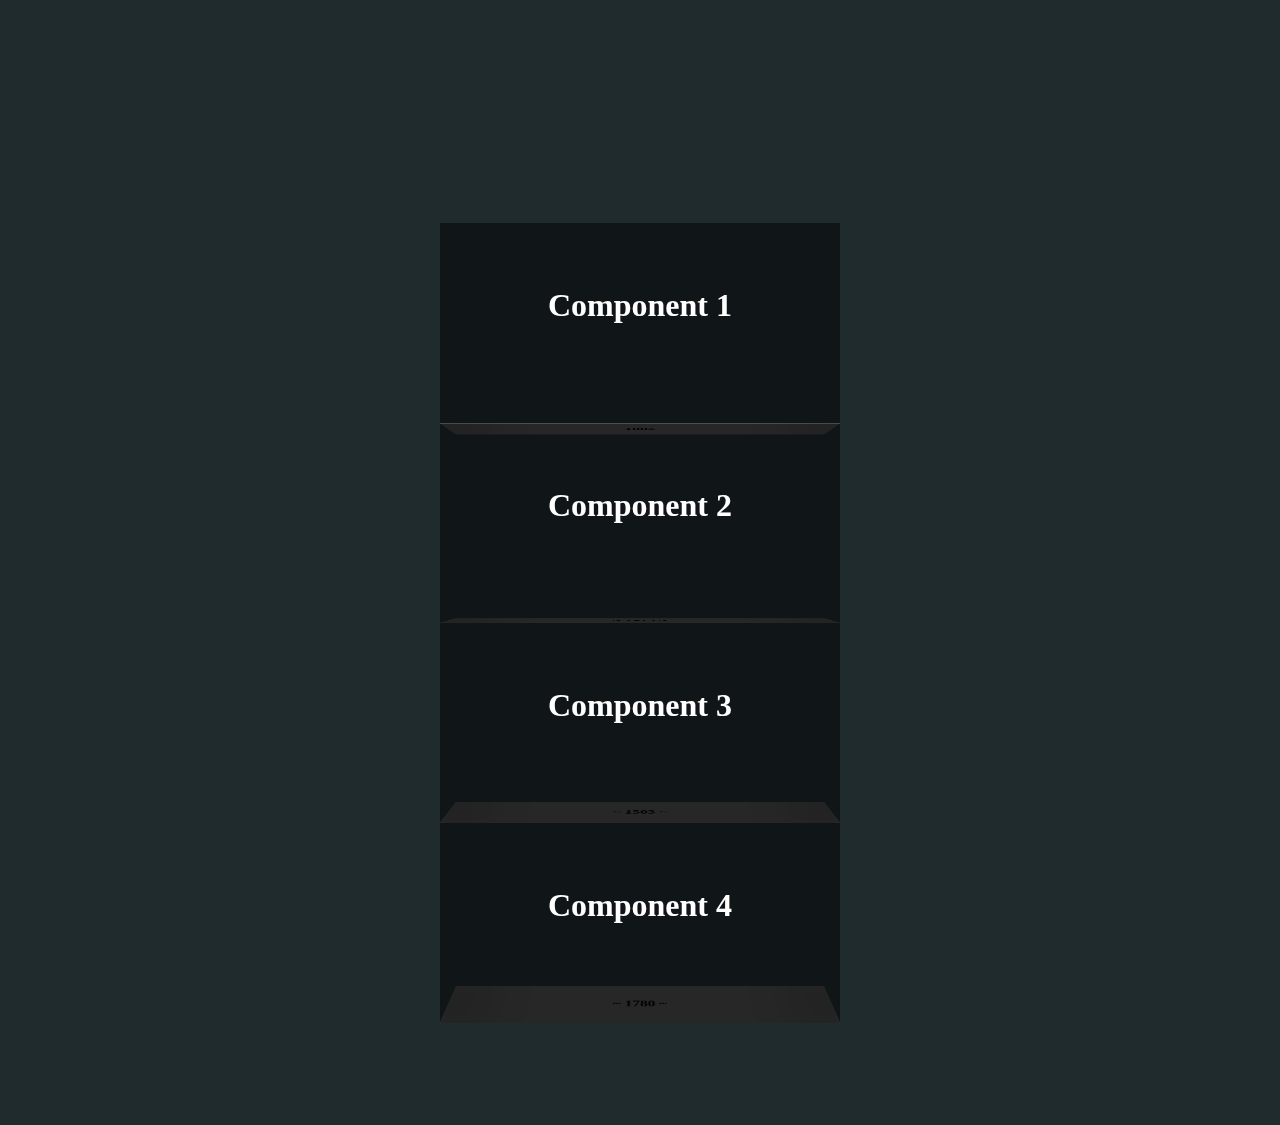
<file: Downloads/Beautiify-main/Components/Accordions/3D-Accordion/index.html>
<!DOCTYPE html>

<html lang="en">

<head>
    <meta charset="UTF-8">
    <meta http-equiv="X-UA-Compatible" content="IE=edge">
    <meta name="viewport" content="width=device-width, initial-scale=1.0">
    <link rel="stylesheet" href="./style.css">
    <link rel="stylesheet" href="https://cdnjs.cloudflare.com/ajax/libs/font-awesome/6.1.1/css/all.min.css">
    <title>3D Accordion</title>
</head>

<body>
    <div class='screen'>
        <div class='card'>
            <div class='front-box'>
                <h1>Component 1</h1>
                <p>Sample Text</p>
            </div>
            <div class='details-1'>
                <p>Lorem Ipsum</p>
            </div>
            <div class='details-2'>
                <p>~ 1887 ~</p>
            </div>
        </div>
        <div class='card'>
            <div class='front-box'>
                <h1>Component 2</h1>
                <p>Sample text</p>
            </div>
            <div class='details-1'>
                <p>Lorem Ipsum</p>
            </div>
            <div class='details-2'>
                <p>~ 1925 ~</p>
            </div>
        </div>
        <div class='card'>
            <div class='front-box'>
                <h1>Component 3</h1>
                <p>Sample Text</p>
            </div>
            <div class='details-1'>
                <p>Lorem ipsum</p>
            </div>
            <div class='details-2'>
                <p>~ 1503 ~</p>
            </div>
        </div>
        <div class='card'>
            <div class='front-box'>
                <h1>Component 4</h1>
                <p>Sample text</p>
            </div>
            <div class='details-1'>
                <p>Lorem ipsum</p>
            </div>
            <div class='details-2'>
                <p>~ 1780 ~</p>
            </div>
        </div>
    </div>
    <script src="./script.js"></script>
</body>

</html>
</file>
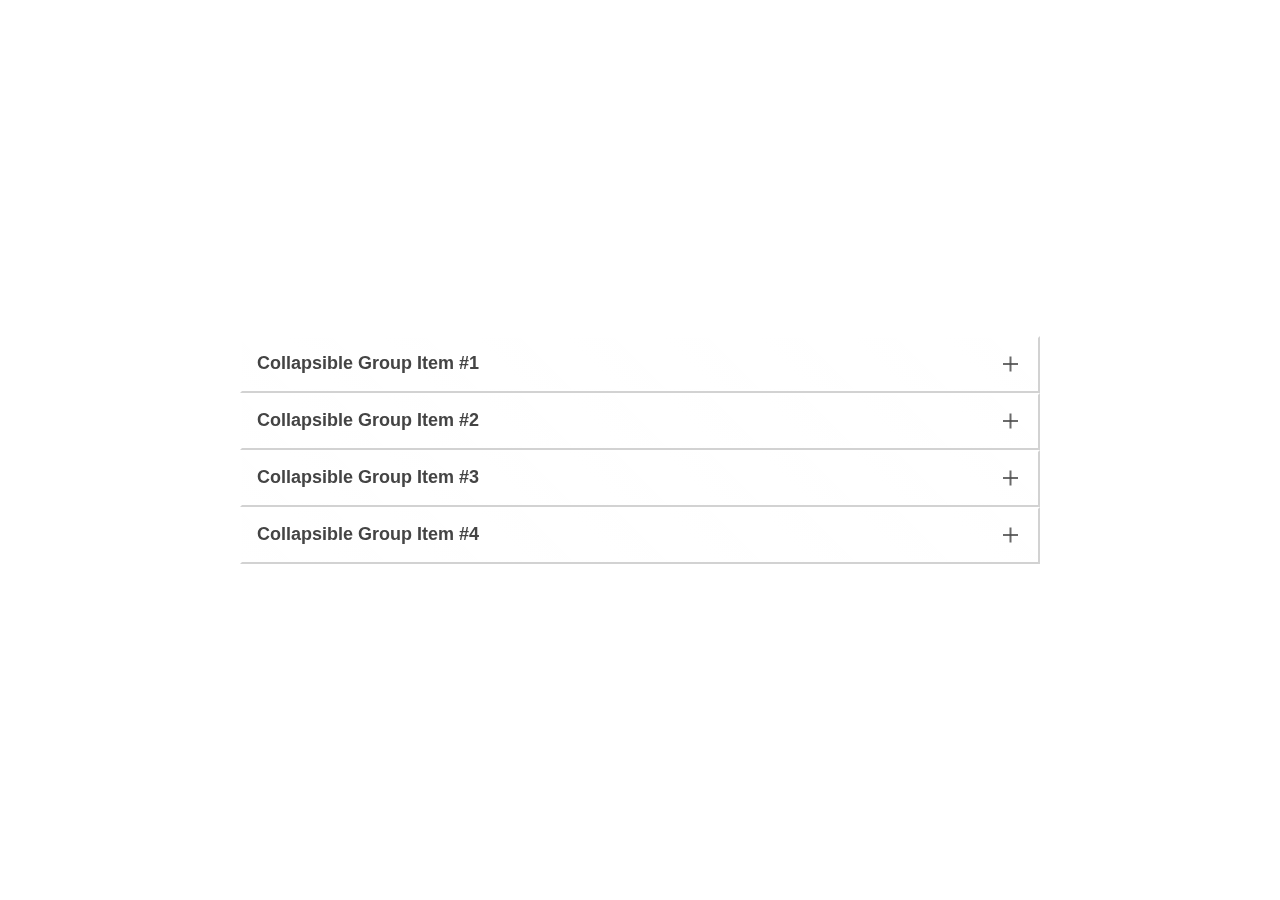
<file: Downloads/Beautiify-main/Components/Accordions/Glassmorphism-Accordion/index.html>
<!DOCTYPE html>

<html lang="en">

<head>
    <meta charset="UTF-8">
    <meta http-equiv="X-UA-Compatible" content="IE=edge">
    <meta name="viewport" content="width=device-width, initial-scale=1.0">
    <link rel="stylesheet" href="./style.css">
    <link rel="stylesheet" href="https://cdnjs.cloudflare.com/ajax/libs/font-awesome/6.1.1/css/all.min.css">
    <title>Glassmorphism Accordion</title>
</head>
<body>
    <div class="accordion_container">
        <div class="container">
            <div class="accordion">
                <button class="header">
                    Collapsible Group Item #1
                    <i class="icon"></i>
                </button>
                <div class="body">
                    There are many variations of passages of Lorem Ipsum available, but the majority have suffered alteration in some form,
                    by injected humour, or randomised words which don't look even slightly believable. If you are going to use a passage of
                    Lorem Ipsum, you need to be sure there isn't anything embarrassing hidden in the middle of text. All the Lorem Ipsum
                    generators on the Internet tend to repeat predefined chunks as necessary, making this the first true generator on the
                    Internet. It uses a dictionary of over 200 Latin words, combined with a handful of model sentence structures, to
                    generate Lorem Ipsum which looks reasonable. The generated Lorem Ipsum is therefore always free from repetition,
                    injected humour, or non-characteristic words etc.
                </div>
            </div>
            <div class="accordion">
                <button class="header">
                    Collapsible Group Item #2
                    <i class="icon"></i>
                </button>
                <div class="body">
                    Lorem Ipsum is simply dummy text of the printing and typesetting industry. Lorem Ipsum has been the industry's standard
                    dummy text ever since the 1500s, when an unknown printer took a galley of type and scrambled it to make a type specimen
                    book. It has survived not only five centuries, but also the leap into electronic typesetting, remaining essentially
                    unchanged. It was popularised in the 1960s with the release of Letraset sheets containing Lorem Ipsum passages, and more
                    recently with desktop publishing software like Aldus PageMaker including versions of Lorem Ipsum.
                </div>
            </div>
            <div class="accordion">
                <button class="header">
                    Collapsible Group Item #3
                    <i class="icon"></i>
                </button>
                <div class="body">
                    It is a long established fact that a reader will be distracted by the readable content of a page when looking at its
                    layout. The point of using Lorem Ipsum is that it has a more-or-less normal distribution of letters, as opposed to using
                    'Content here, content here', making it look like readable English. Many desktop publishing packages and web page
                    editors now use Lorem Ipsum as their default model text, and a search for 'lorem ipsum' will uncover many web sites
                    still in their infancy. Various versions have evolved over the years, sometimes by accident, sometimes on purpose
                    (injected humour and the like).
                </div>
            </div>
            <div class="accordion">
                <button class="header">
                    Collapsible Group Item #4
                    <i class="icon"></i>
                </button>
                <div class="body">
                    Contrary to popular belief, Lorem Ipsum is not simply random text. It has roots in a piece of classical Latin literature
                    from 45 BC, making it over 2000 years old. Richard McClintock, a Latin professor at Hampden-Sydney College in Virginia,
                    looked up one of the more obscure Latin words, consectetur, from a Lorem Ipsum passage, and going through the cites of
                    the word in classical literature, discovered the undoubtable source. Lorem Ipsum comes from sections 1.10.32 and 1.10.33
                    of "de Finibus Bonorum et Malorum" (The Extremes of Good and Evil) by Cicero, written in 45 BC. This book is a treatise
                    on the theory of ethics, very popular during the Renaissance. The first line of Lorem Ipsum, "Lorem ipsum dolor sit
                    amet..", comes from a line in section 1.10.32.
                </div>
            </div>
        </div>
    </div>

    <script src="./script.js"></script>
</body>

</html>
</file>
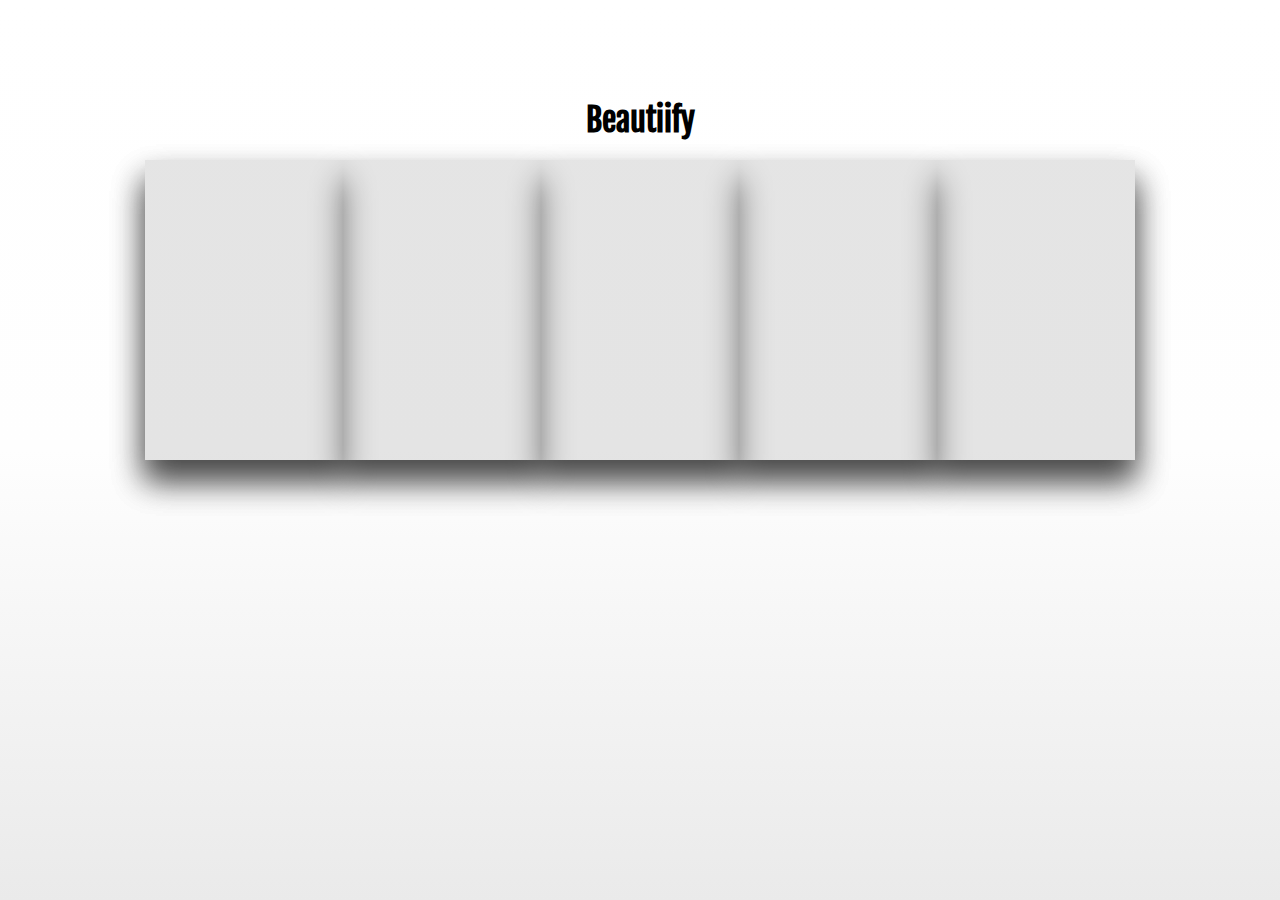
<file: Downloads/Beautiify-main/Components/Accordions/Horizontal-Picture-Accordion/index.html>
<!DOCTYPE html>
<html lang="en">

<head>
    <meta charset="UTF-8">
    <meta name="viewport" content="width=device-width, initial-scale=1.0">
    <link rel="stylesheet" href="style.css">
    <title>Horizontal Picture Accordion</title>
</head>

<body>
    <h1>Beautiify</h1>

    <div class="accordion">

        <!-- BOX 1 -->
        <div class="box a1">
            <div class="image_1">
                <div class="text">
                    <h2>Lorem Ipsum</h2>
                    <p>
                        Lorem ipsum dolor sit amet, consectetur adipiscing elit.
                        Vestibulum iaculis nisl sed dictum aliquam.
                    </p>
                </div>
            </div>
        </div>

        <!-- BOX 2 -->
        <div class="box a2">
            <div class="image_2">
                <div class="text">
                    <h2>Lorem Ipsum</h2>
                    <p>
                        Lorem ipsum dolor sit amet, consectetur adipiscing elit.
                        Vestibulum iaculis nisl sed dictum aliquam.
                    </p>
                </div>
            </div>
        </div>

        <!-- BOX 3 -->
        <div class="box a3">
            <div class="image_3">
                <div class="text">
                    <h2>Lorem Ipsum</h2>
                    <p>
                        Lorem ipsum dolor sit amet, consectetur adipiscing elit.
                        Vestibulum iaculis nisl sed dictum aliquam.
                    </p>
                </div>
            </div>
        </div>

        <!-- BOX 4 -->
        <div class="box a4">
            <div class="image_4">
                <div class="text">
                    <h2>Lorem Ipsum</h2>
                    <p>
                        Lorem ipsum dolor sit amet, consectetur adipiscing elit.
                        Vestibulum iaculis nisl sed dictum aliquam.
                    </p>
                </div>
            </div>
        </div>

        <!-- BOX 5 -->
        <div class="box a5">
            <div class="image_5">
                <div class="text">
                    <h2>Lorem Ipsum</h2>
                    <p>
                        Lorem ipsum dolor sit amet, consectetur adipiscing elit.
                        Vestibulum iaculis nisl sed dictum aliquam.
                    </p>
                </div>
            </div>
        </div>

    </div>
    <script src="script.js"></script>
</body>

</html>
</file>
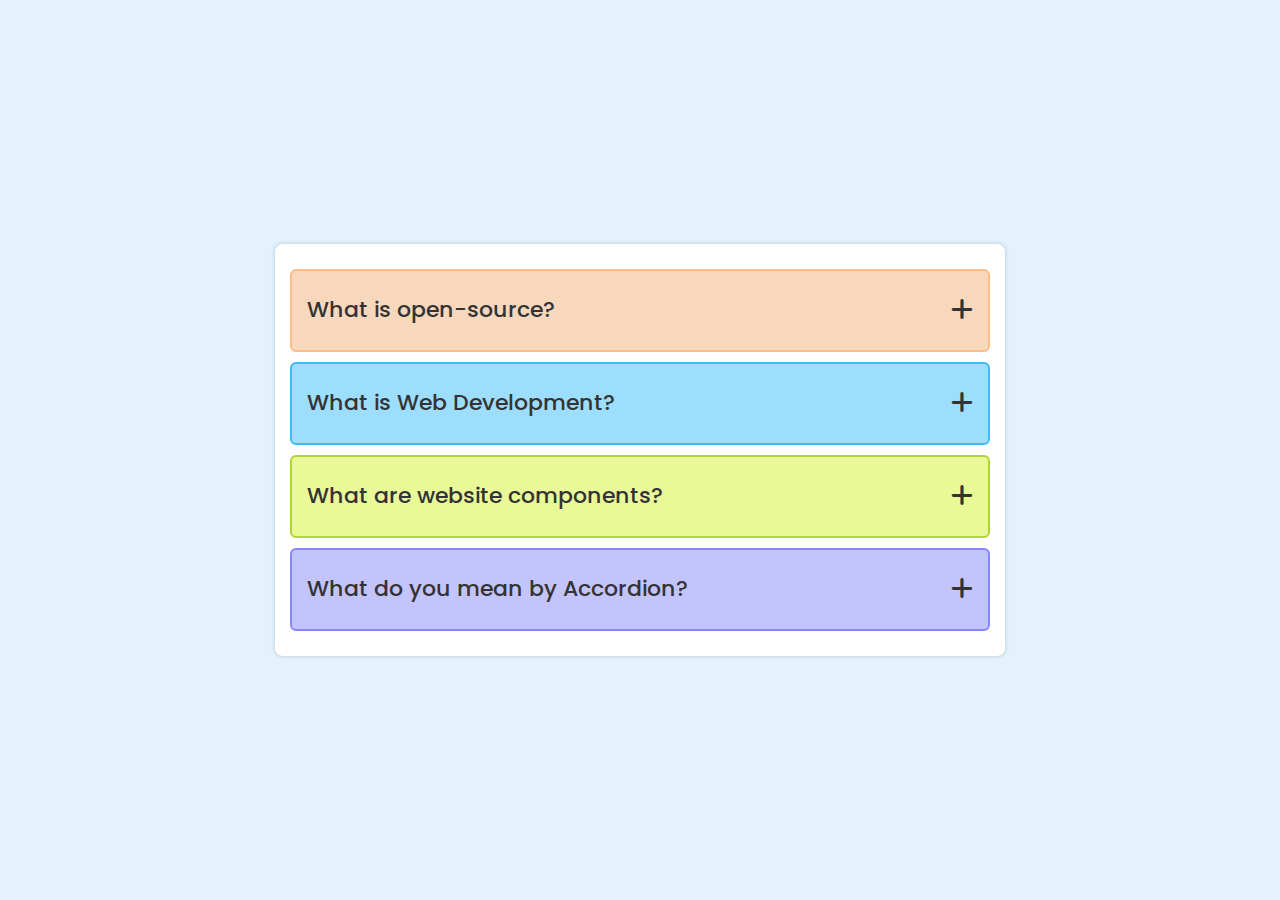
<file: Downloads/Beautiify-main/Components/Accordions/Modern-Accordion/index.html>
<!DOCTYPE html>

<html lang="en">

<head>
    <meta charset="UTF-8">
    <meta http-equiv="X-UA-Compatible" content="IE=edge">
    <meta name="viewport" content="width=device-width, initial-scale=1.0">
    <link rel="stylesheet" href="./style.css">
    <link rel="stylesheet" href="https://cdnjs.cloudflare.com/ajax/libs/font-awesome/6.1.1/css/all.min.css">
    <title>Modern Accordion</title>
</head>

<body>
    <div class="accordion">
        <div class="accordion-content">
            <header>
                <span class="title">What is open-source?</span>
                <i class="fa-solid fa-plus"></i>
            </header>

            <p class="description">
                Lorem ipsum, dolor sit amet consectetur adipisicing elit. Natus nobis ut perspiciatis minima quidem
                nisi, obcaecati, delectus consequatur fuga nostrum iusto ipsam ducimus quibusdam possimus. Maiores non
                enim numquam voluptatem?
            </p>
        </div>

        <div class="accordion-content">
            <header>
                <span class="title">What is Web Development?</span>
                <i class="fa-solid fa-plus"></i>
            </header>

            <p class="description">
                Lorem ipsum, dolor sit amet consectetur adipisicing elit. Natus nobis ut perspiciatis minima quidem
                nisi, obcaecati, delectus consequatur fuga nostrum iusto ipsam ducimus quibusdam possimus. Maiores non
                enim numquam voluptatem?
            </p>
        </div>
        <div class="accordion-content">
            <header>
                <span class="title">What are website components?</span>
                <i class="fa-solid fa-plus"></i>
            </header>

            <p class="description">
                Lorem ipsum, dolor sit amet consectetur adipisicing elit. Natus nobis ut perspiciatis minima quidem
                nisi, obcaecati, delectus consequatur fuga nostrum iusto ipsam ducimus quibusdam possimus. Maiores non
                enim numquam voluptatem?
                Lorem ipsum dolor sit amet, consectetur adipisicing elit. Iusto neque, sed inventore illum ut quis
                ducimus deleniti temporibus maiores? At nisi sed pariatur cupiditate quidem quod adipisci aut, eos quis

            </p>
        </div>
        <div class="accordion-content">
            <header>
                <span class="title">What do you mean by Accordion?</span>
                <i class="fa-solid fa-plus"></i>
            </header>

            <p class="description">
                Lorem ipsum, dolor sit amet consectetur adipisicing elit. Natus nobis ut perspiciatis minima quidem
                nisi, obcaecati, delectus consequatur fuga nostrum iusto ipsam ducimus quibusdam possimus. Maiores non
                enim numquam voluptatem?
            </p>
        </div>
    </div>

    <script src="./script.js"></script>
</body>

</html>
</file>
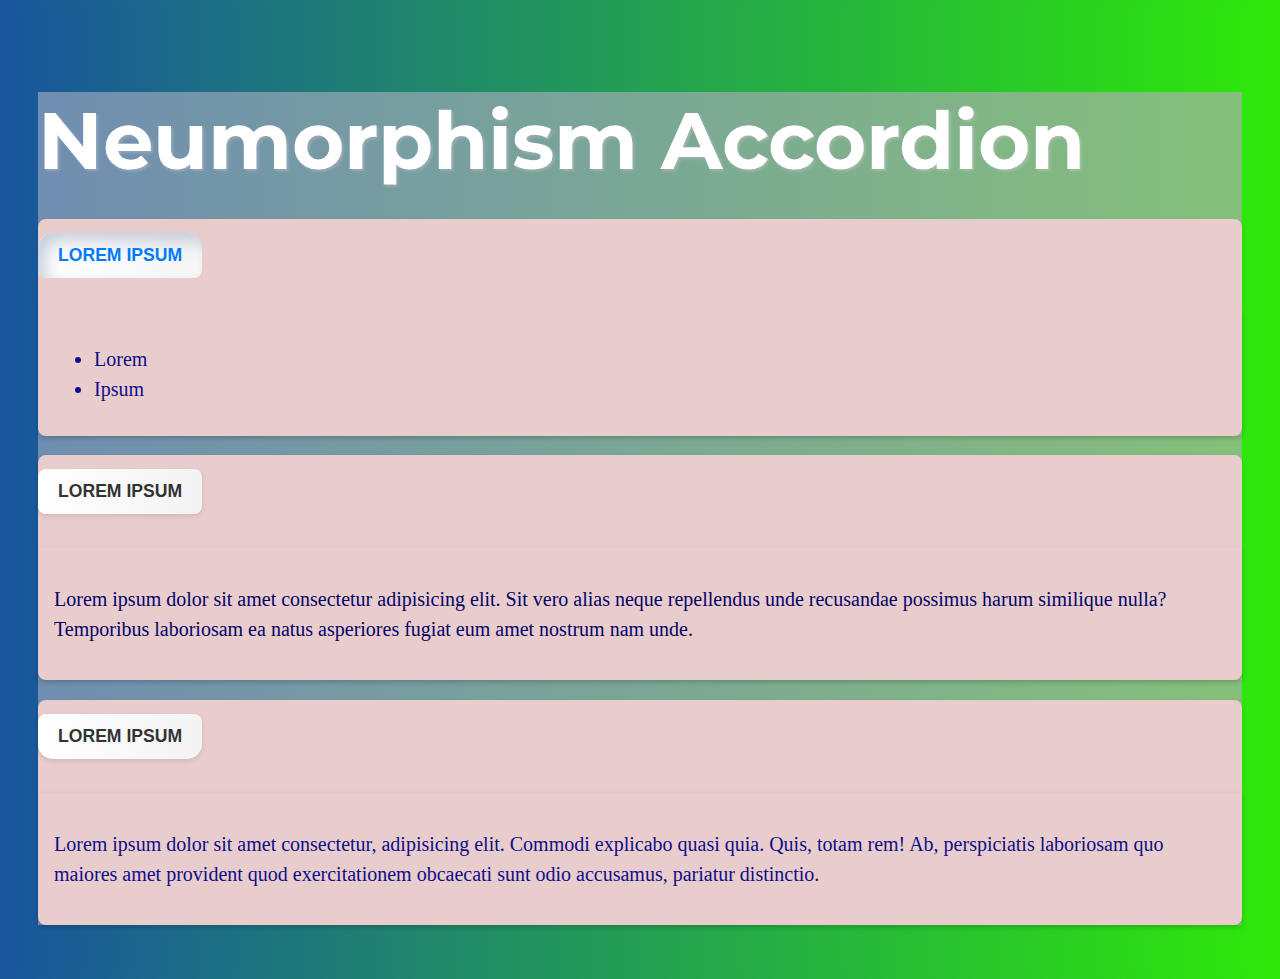
<file: Downloads/Beautiify-main/Components/Accordions/Neumorphism-Accordion/index.html>
<!DOCTYPE html>
<html lang="en">

<head>
    <meta charset="UTF-8" />
    <meta name="viewport" content="width=device-width, initial-scale=1.0" />
    <link href="https://cdn.jsdelivr.net/npm/bootstrap@5.0.2/dist/css/bootstrap.min.css" rel="stylesheet"
        integrity="sha384-EVSTQN3/azprG1Anm3QDgpJLIm9Nao0Yz1ztcQTwFspd3yD65VohhpuuCOmLASjC" crossorigin="anonymous">
    <link rel="stylesheet" href="style.css" />
    <link rel="preconnect" href="https://fonts.googleapis.com" />
    <link rel="preconnect" href="https://fonts.gstatic.com" crossorigin />
    <link href="https://fonts.googleapis.com/css2?family=Montserrat:wght@400;700&display=swap" rel="stylesheet" />
    <title>Neumorphism Accordion</title>
</head>

<body>
    <section id="neumorphism" class="p-5" style="background: linear-gradient(to right, #19569d, #2ee809) !important">
        <div class="container my-3 p-4" style="
          background: linear-gradient(to right, #708eb1, #85c07a) !important;
        ">
            <h1 class="text-center mb-5 lead-h-text" style="
            font-family: 'Montserrat', sans-serif;
            font-weight: bold;
            color: #ffffff;
          ">
                Neumorphism Accordion
            </h1>
            <div class="accordion" id="accordionExample">
                <div class="accordion-item" style="background-color: #e9cdcd">
                    <h2 class="accordion-header" id="headingOne">
                        <button class="accordion-button" type="button" data-bs-toggle="collapse"
                            data-bs-target="#collapseOne" aria-expanded="true" aria-controls="collapseOne">
                            Lorem Ipsum
                        </button>
                    </h2>
                    <div id="collapseOne" class="accordion-collapse collapse show" aria-labelledby="headingOne"
                        data-bs-parent="#accordionExample">
                        <div class="accordion-body">
                            <ul class="ms-5">
                                <li>Lorem</li>
                                <li>Ipsum</li>
                            </ul>
                        </div>
                    </div>
                </div>
                <div class="accordion-item" style="background-color: #e9cdcd">
                    <h2 class="accordion-header" id="headingTwo">
                        <button class="accordion-button collapsed" type="button" data-bs-toggle="collapse"
                            data-bs-target="#collapseTwo" aria-expanded="false" aria-controls="collapseTwo">
                            Lorem Ipsum
                        </button>
                    </h2>
                    <div id="collapseTwo" class="accordion-collapse collapse" aria-labelledby="headingTwo"
                        data-bs-parent="#accordionExample">
                        <div class="accordion-body">
                            <p style="color: rgb(3, 3, 105);">
                                Lorem ipsum dolor sit amet consectetur adipisicing elit. Sit
                                vero alias neque repellendus unde recusandae possimus harum
                                similique nulla? Temporibus laboriosam ea natus asperiores
                                fugiat eum amet nostrum nam unde.
                            </p>
                        </div>
                    </div>
                </div>
                <div class="accordion-item" style="background-color: #e9cdcd">
                    <h2 class="accordion-header" id="headingThree">
                        <button class="accordion-button collapsed" type="button" data-bs-toggle="collapse"
                            data-bs-target="#collapseThree" aria-expanded="false" aria-controls="collapseThree">
                            Lorem Ipsum
                        </button>
                    </h2>
                    <div id="collapseThree" class="accordion-collapse collapse" aria-labelledby="headingThree"
                        data-bs-parent="#accordionExample">
                        <div class="accordion-body">
                            <p>
                                Lorem ipsum dolor sit amet consectetur, adipisicing elit.
                                Commodi explicabo quasi quia. Quis, totam rem! Ab,
                                perspiciatis laboriosam quo maiores amet provident quod
                                exercitationem obcaecati sunt odio accusamus, pariatur
                                distinctio.
                            </p>
                        </div>
                    </div>
                </div>
            </div>
        </div>
    </section>
</body>

<script src="https://cdn.jsdelivr.net/npm/bootstrap@5.0.2/dist/js/bootstrap.bundle.min.js"
    integrity="sha384-MrcW6ZMFYlzcLA8Nl+NtUVF0sA7MsXsP1UyJoMp4YLEuNSfAP+JcXn/tWtIaxVXM"
    crossorigin="anonymous"></script>

</html>
</file>
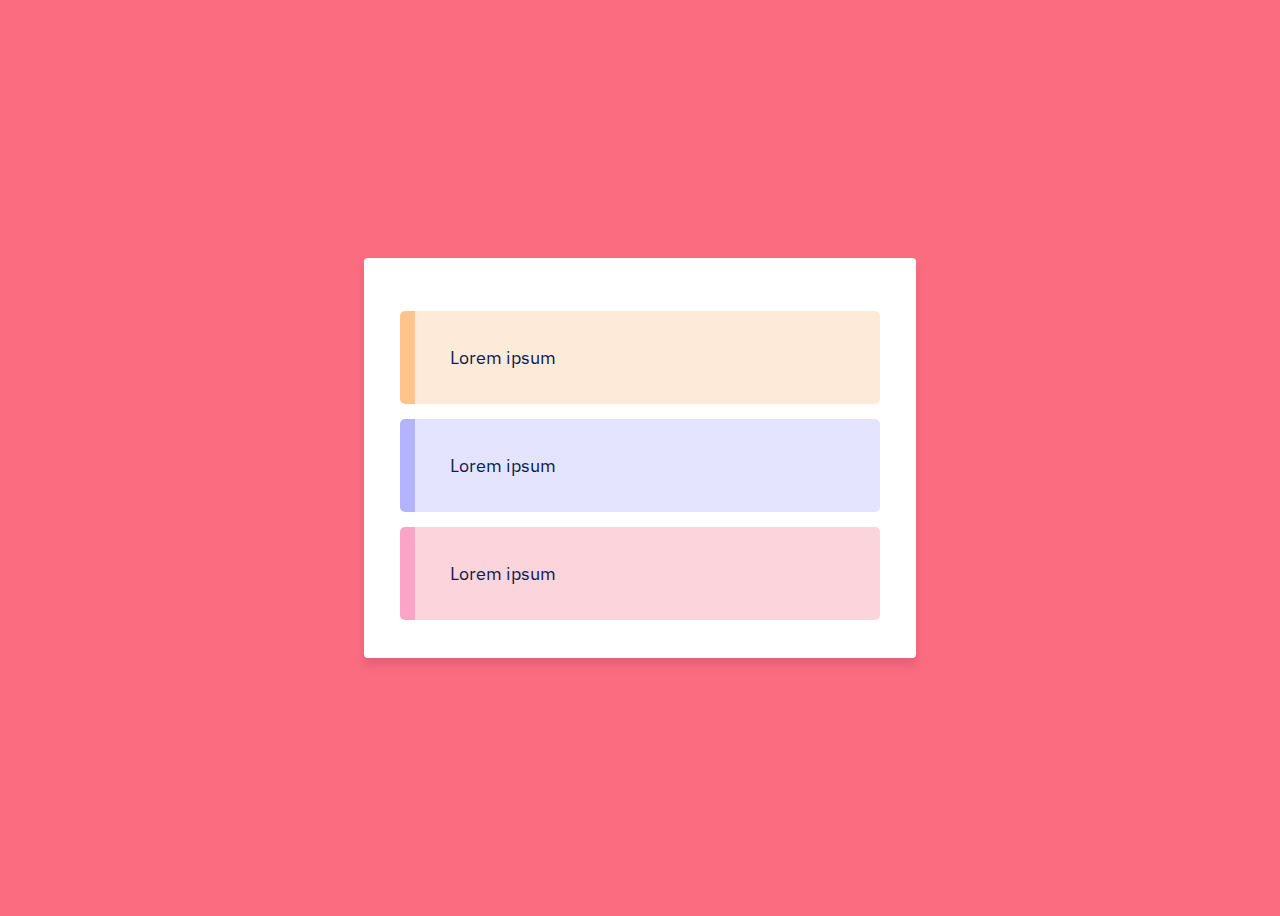
<file: Downloads/Beautiify-main/Components/Accordions/Simple-Accordion/index.html>
<!DOCTYPE html>
<html lang="en">

<head>
    <meta charset="UTF-8">
    <meta name="viewport" content="width=device-width, initial-scale=1.0">
    <link rel="stylesheet" href="style.css">
    <title>Simple Accordion</title>
</head>

<body>
    <div class="card">
        <details class="warning">
            <summary>Lorem ipsum</summary>
            <p>Lorem ipsum dolor sit amet consectetur, adipisicing elit.</p>
            <p>Lorem ipsum dolor sit amet consectetur, adipisicing elit.</p>
        </details>

        <details class="info">
            <summary>Lorem ipsum</summary>
            <p>Lorem ipsum dolor sit amet consectetur, adipisicing elit.</p>
            <p>Lorem ipsum dolor sit amet consectetur, adipisicing elit.</p>
        </details>

        <details class="alert">
            <summary>Lorem ipsum</summary>
            <p>Lorem ipsum dolor sit amet consectetur, adipisicing elit.</p>
            <p>Lorem ipsum dolor sit amet consectetur, adipisicing elit.</p>
        </details>
    </div>
</body>

</html>
</file>
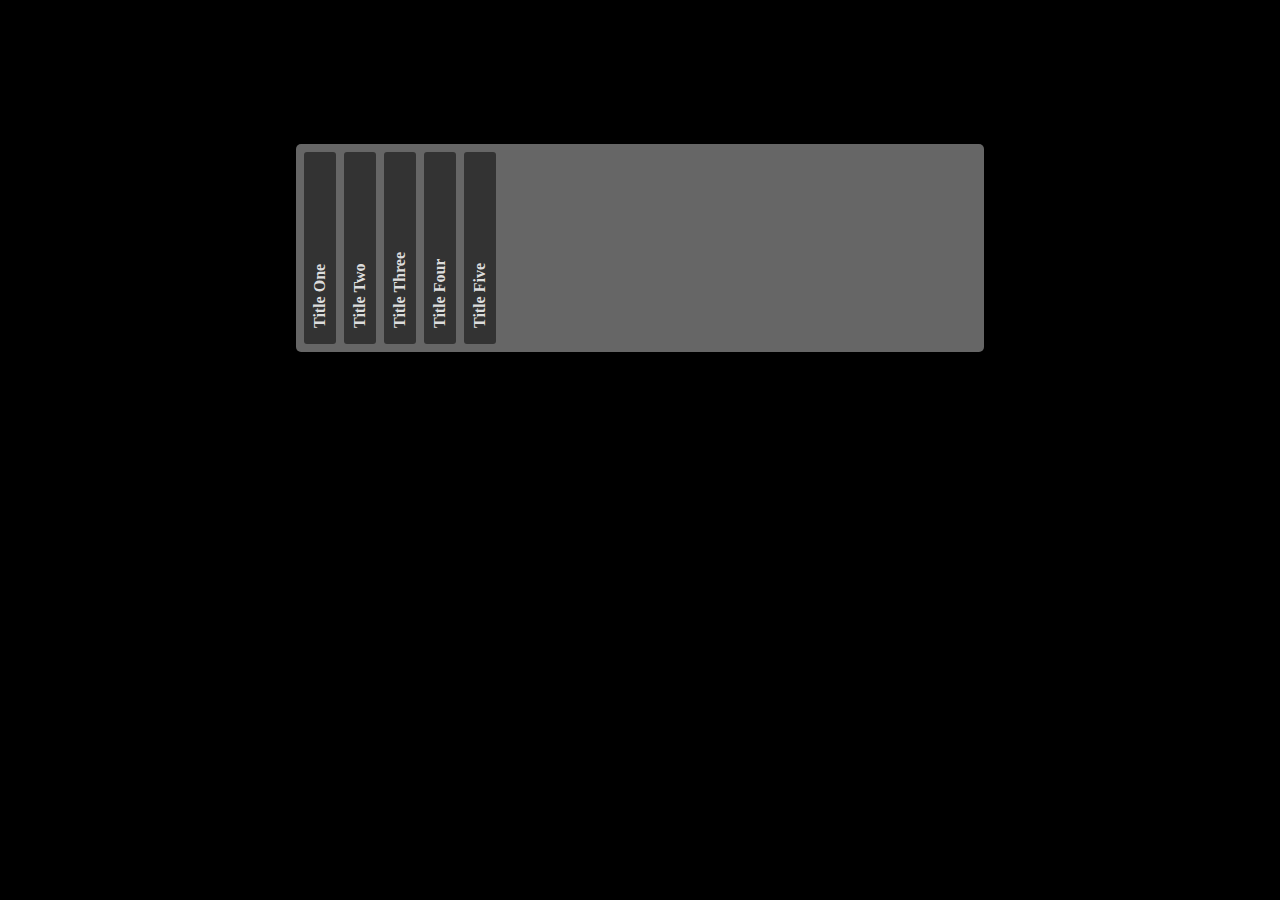
<file: Downloads/Beautiify-main/Components/Accordions/Tilted-Accordion/index.html>
<!DOCTYPE html>
<html lang="en">

<head>
	<meta charset="UTF-8">
	<meta name="viewport" content="width=device-width, initial-scale=1.0">
	<link rel="stylesheet" href="style.css">
	<title>Tilted Accordion</title>
</head>

<body>
	<article class="accordion">
		<section id="acc1">
			<h2><a href="#acc1">Title One</a></h2>
			<p>This content appears on page 1.</p>
		</section>
		<section id="acc2">
			<h2><a href="#acc2">Title Two</a></h2>
			<p>This content appears on page 2.</p>
		</section>
		<section id="acc3">
			<h2><a href="#acc3">Title Three</a></h2>
			<p>This content appears on page 3.</p>
		</section>
		<section id="acc4">
			<h2><a href="#acc4">Title Four</a></h2>
			<p>This content appears on page 4.</p>
		</section>
		<section id="acc5">
			<h2><a href="#acc5">Title Five</a></h2>
			<p>This content appears on page 5.</p>
		</section>
	</article>

</body>

</html>
</file>
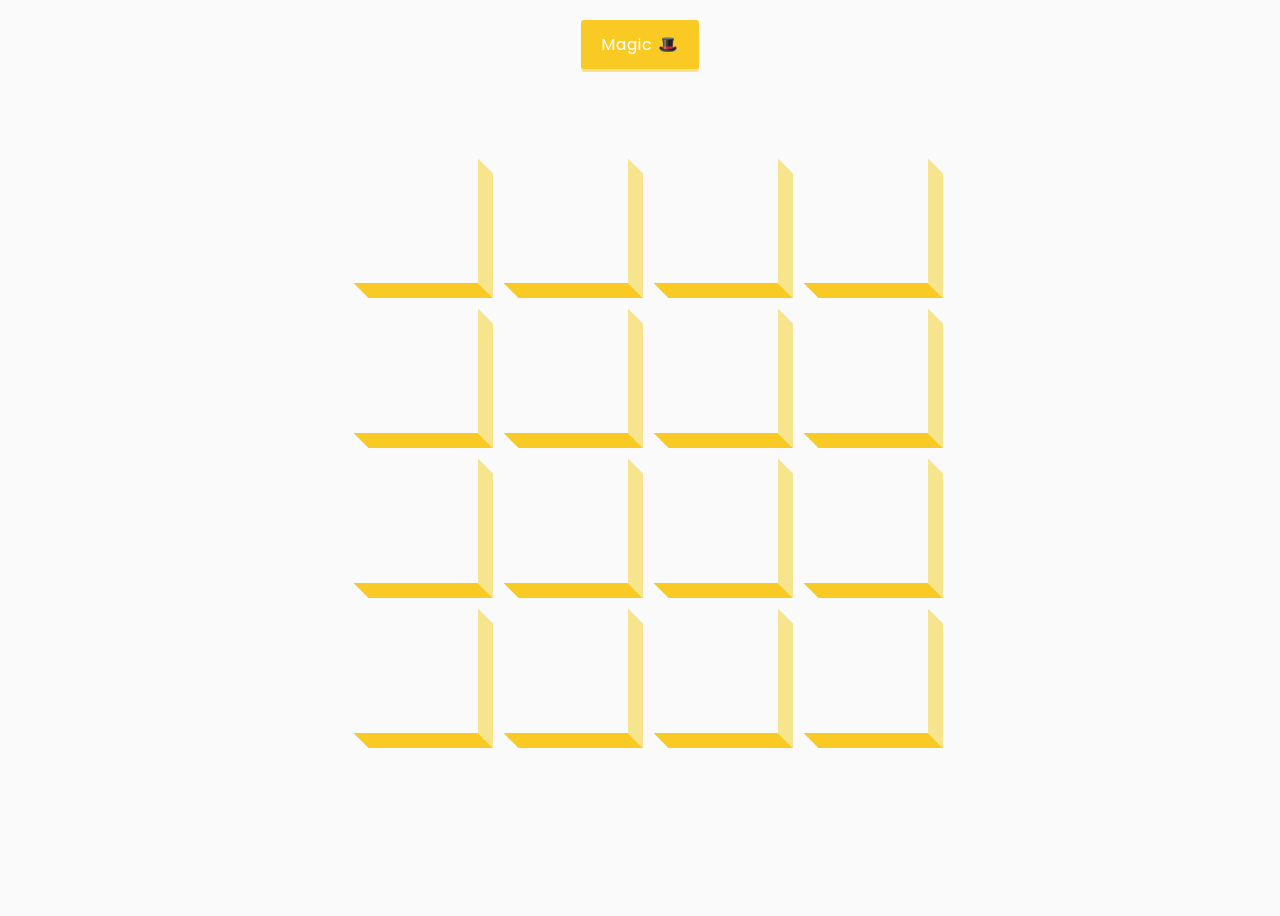
<file: Downloads/Beautiify-main/Components/Backgrounds/3D-Boxes-Background/index.html>
<!DOCTYPE html>
<html lang="en">

<head>
    <meta charset="UTF-8" />
    <meta name="viewport" content="width=device-width, initial-scale=1.0" />
    <link rel="stylesheet" href="https://cdnjs.cloudflare.com/ajax/libs/font-awesome/5.14.0/css/all.min.css"
        integrity="sha512-1PKOgIY59xJ8Co8+NE6FZ+LOAZKjy+KY8iq0G4B3CyeY6wYHN3yt9PW0XpSriVlkMXe40PTKnXrLnZ9+fkDaog=="
        crossorigin="anonymous" />
    <link rel="stylesheet" href="./style.css" />
    <title>3D Boxes Background</title>
</head>

<body>
    <button id="btn" class="magic">Magic 🎩</button>
    <div id="boxes" class="boxes big"></div>
    <script src="script.js"></script>
</body>

</html>
</file>
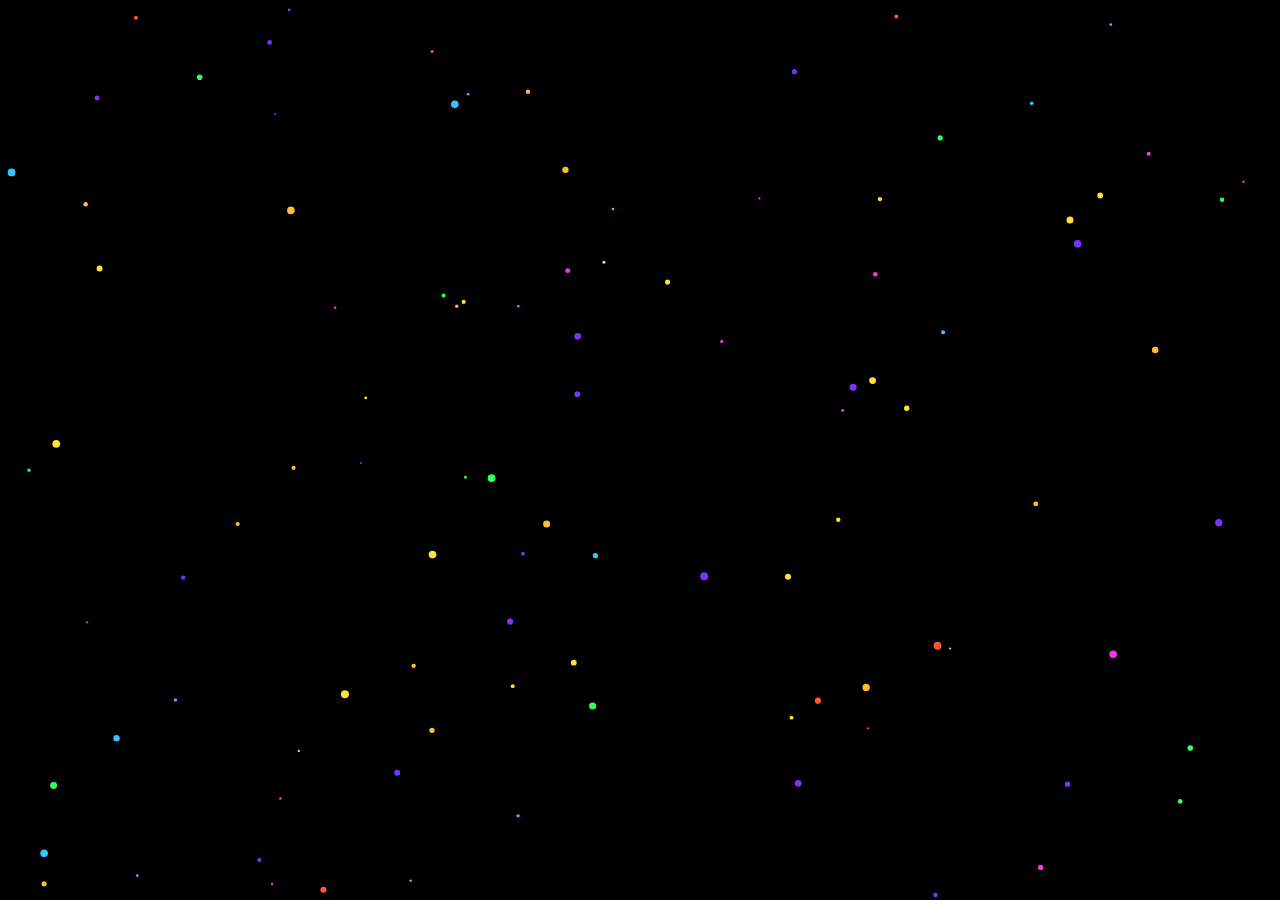
<file: Downloads/Beautiify-main/Components/Backgrounds/Abstract-Particle-Swarm-Background/index.html>
<!DOCTYPE html>
<html lang="en">

<head>
    <meta charset="UTF-8">
    <meta name="viewport" content="width=device-width, initial-scale=1.0">
    <link rel="stylesheet" href="style.css">
    <title>Abstract Particle Swarm Background</title>
</head>

<body>
    <canvas id="canvas"></canvas>
    <script src="script.js"></script>
</body>

</html>
</file>
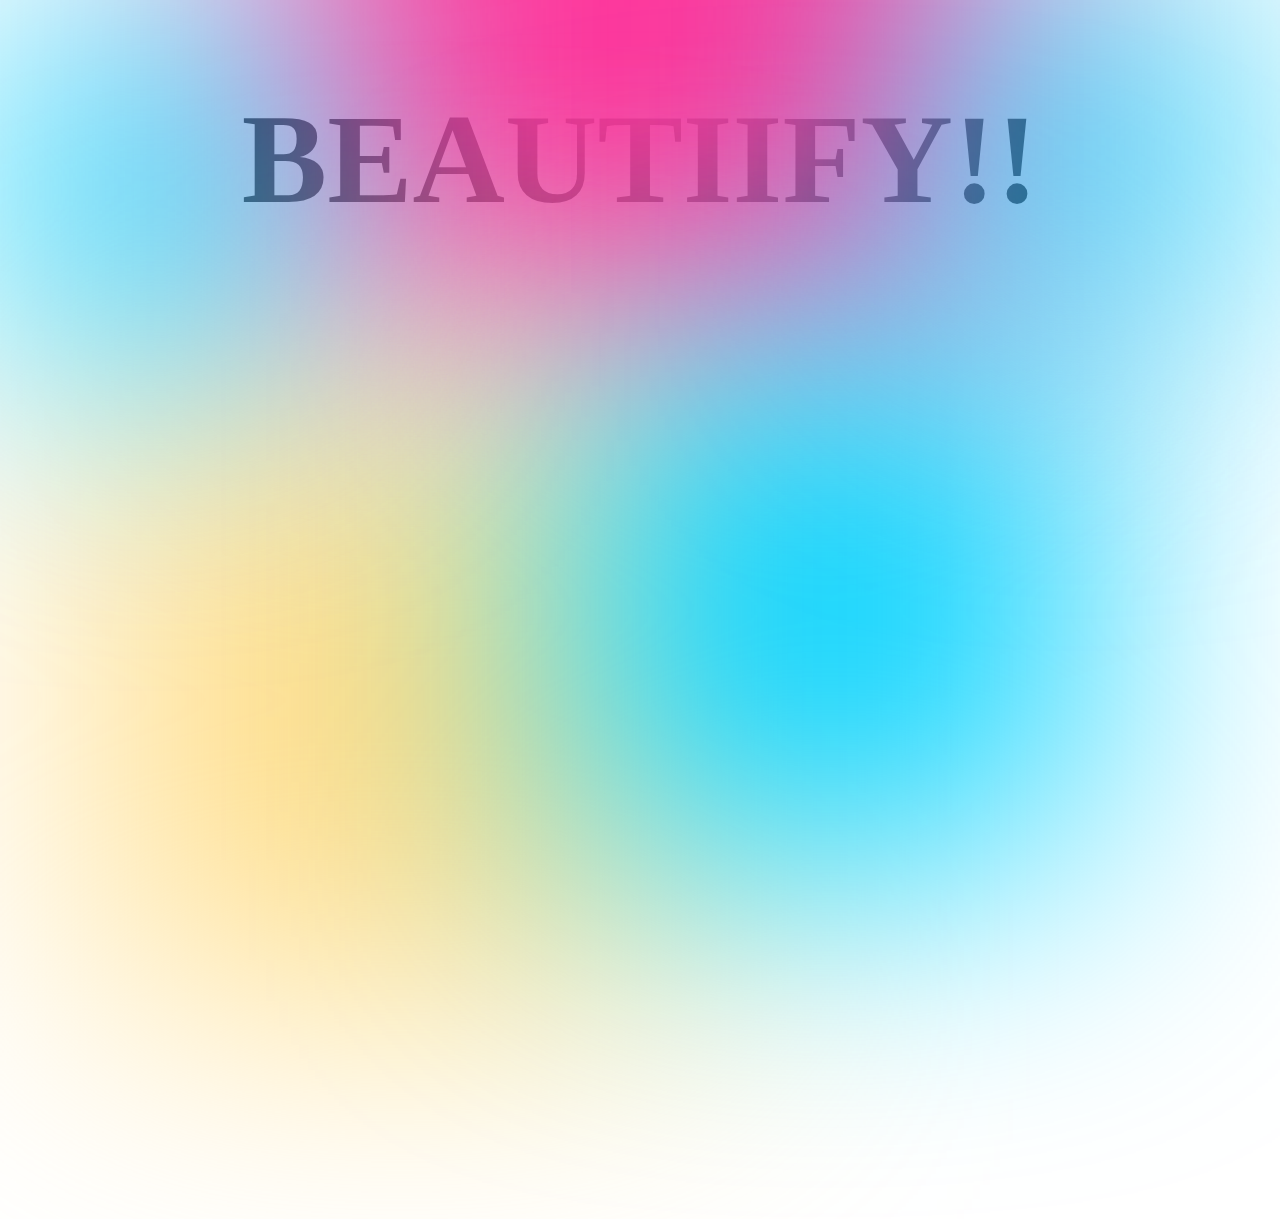
<file: Downloads/Beautiify-main/Components/Backgrounds/Animated-Colorful-Background/index.html>
<!DOCTYPE html>
<html lang="en">

<head>
    <meta charset="UTF-8">
    <meta name="viewport" content="width=device-width, initial-scale=1.0">
    <link rel="stylesheet" href="style.css">
    <title>Animated Colorful Background</title>
</head>

<body>
    <h1>BEAUTIIFY!!</h1>
    <section>
        <div class="color"></div>
        <div class="color"></div>
        <div class="color"></div>
        <div class="color"></div>
        <div class="color"></div>
    </section>

</body>

</html>
</file>
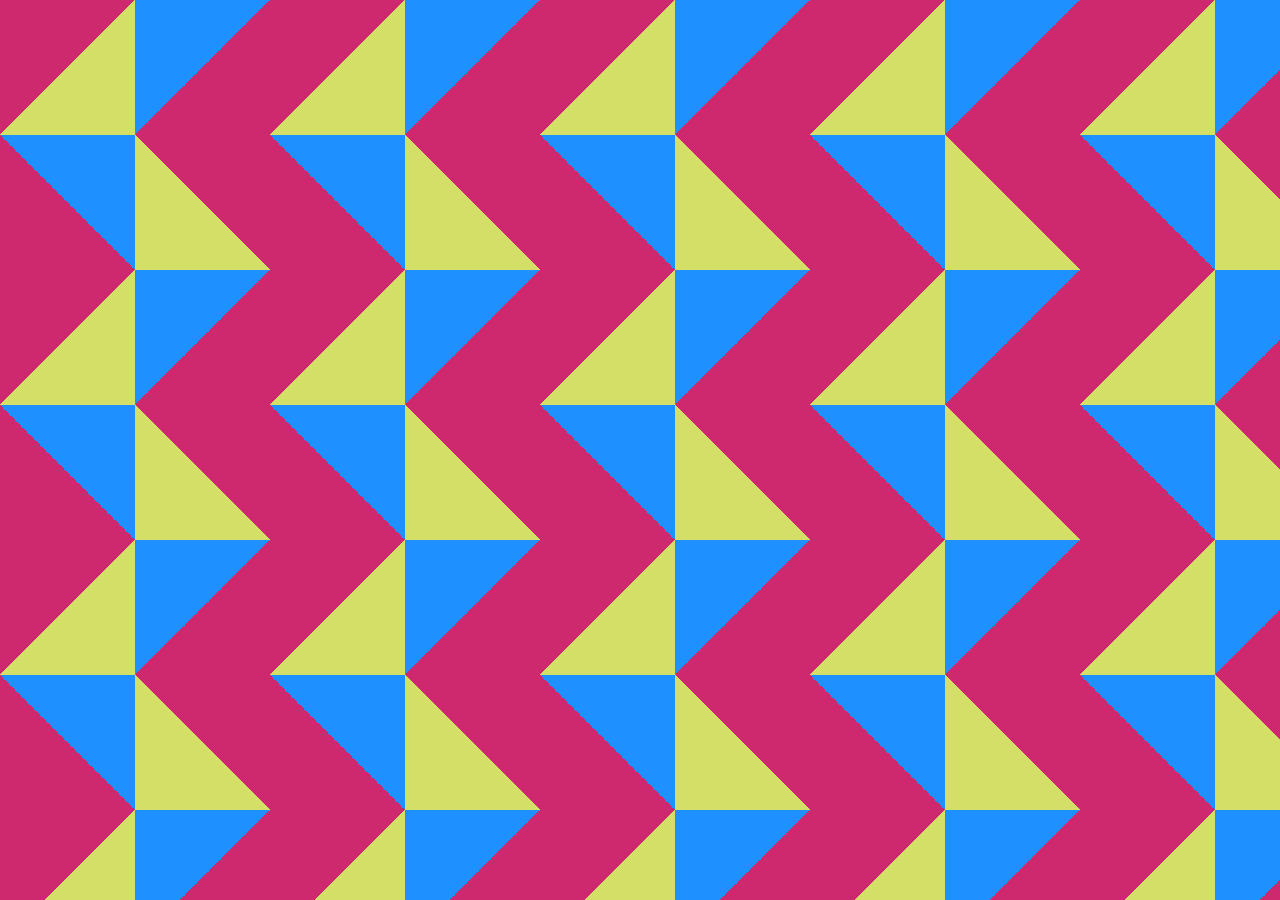
<file: Downloads/Beautiify-main/Components/Backgrounds/Animated-Triangles-Background/index.html>
<!DOCTYPE html>
<html lang="en">

<head>
  <meta charset="UTF-8">
  <meta name="viewport" content="width=device-width, initial-scale=1.0">
  <link rel="stylesheet" href="style.css">
  <title>Animated Triangles Background</title>
</head>

</html>
</file>
<file: Downloads/Beautiify-main/Components/Accordions/3D-Accordion/style.css>
.screen .card .details-2,
.screen .card .details-1 {
    background-color: white;
    position: relative;
    height: 70px;
    z-index: -10;
    transition: all 0.5s ease-in-out;
    display: flex;
}

html {
    background-color: #202B2E;
    display: flex;
    justify-content: center;
    align-items: center;
    height: 125vh;
    font-family: "IM Fell French Canon";
}

body {
    perspective: 800px;
}

body * {
    transform-style: preserve-3d;
}

p,
h1 {
    margin: 0;
    font-weight: 700;
}

.screen {
    width: 400px;
    margin: 50px;
    padding-top: 120px;
    background: transparent;
    transform: rotate3d(0, 1, 0, 0deg);
}

.screen .card {
    margin: 0;
    height: 200px;
    transition: height 0.5s ease-in-out;
}

.screen .card:nth-of-type(1) .front-box {
    background: linear-gradient(rgba(0, 0, 0, 0.5), rgba(0, 0, 0, 0.5)), url("https://upload.wikimedia.org/wikipedia/commons/1/19/Brandt_Departure_from_Wilan%C3%B3w.jpg");
    background-size: cover;
}

.screen .card:nth-of-type(2) .front-box {
    background: linear-gradient(rgba(0, 0, 0, 0.5), rgba(0, 0, 0, 0.5)), url("https://upload.wikimedia.org/wikipedia/commons/thumb/8/8d/Kawase_Z%C3%B4j%C3%B4ji.jpg/398px-Kawase_Z%C3%B4j%C3%B4ji.jpg");
    background-size: cover;
}

.screen .card:nth-of-type(3) .front-box {
    background: linear-gradient(rgba(0, 0, 0, 0.5), rgba(0, 0, 0, 0.5)), url("https://upload.wikimedia.org/wikipedia/commons/thumb/f/f6/Albrecht_D%C3%BCrer_-_The_Large_Piece_of_Turf%2C_1503_-_Google_Art_Project.jpg/467px-Albrecht_D%C3%BCrer_-_The_Large_Piece_of_Turf%2C_1503_-_Google_Art_Project.jpg");
    background-size: cover;
}

.screen .card:nth-of-type(4) .front-box {
    background: linear-gradient(rgba(0, 0, 0, 0.5), rgba(0, 0, 0, 0.5)), url("https://upload.wikimedia.org/wikipedia/commons/e/ed/Bellotto_Bridgettine_Church_and_Arsenal.jpg?1465410364618");
    background-size: cover;
}

.screen .card .front-box {
    height: 200px;
    box-sizing: border-box;
    display: flex;
    flex-direction: column;
    justify-content: center;
    align-items: center;
    overflow: hidden;
}

.screen .card .front-box:hover {
    cursor: pointer;
}

.screen .card .front-box:hover h1 {
    border-bottom: 2px solid #D8303D;
}

.screen .card .front-box:hover p {
    opacity: 1;
}

.screen .card .front-box h1 {
    border-bottom: 2px solid transparent;
    padding-bottom: 5px;
    top: 55px;
    left: 20px;
    color: white;
    z-index: 20;
    transition: all 0.4s ease-in-out;
}

.screen .card .front-box p {
    color: white;
    font-style: italic;
    padding-top: 10px;
    font-weight: 400;
    opacity: 0;
    transition: all 0.5s ease-in-out 0.2s;
}

.screen .card .front-box .img-wrapper {
    height: 200px;
    overflow: hidden;
    width: 100%;
    height: 100%;
}

.screen .card .details-1 {
    transform: rotate3d(1, 0, 0, -90deg);
    transform-origin: top;
    box-shadow: inset 0px -45px 52px 0px rgba(0, 0, 0, 0.75);
}

.screen .card .details-1 p {
    margin: auto;
}

.screen .card .details-2 {
    transform: translate3d(0, -140px, 0px) rotate3d(1, 0, 0, 90deg);
    transform-origin: bottom;
    box-shadow: inset 0px 0px 100px 30px rgba(0, 0, 0, 0.75);
}

.screen .card .details-2 p {
    margin: auto;
}

.unfold {
    height: 70px;
    transform: translate3d(0, 0, 0) rotate3d(0, 0, 0, 0deg) !important;
    box-shadow: inset 0px -45px 52px -70px rgba(0, 0, 0, 0.75) !important;
}

.span {
    height: 340px !important;
}
</file>
<file: Downloads/Beautiify-main/Components/Accordions/Glassmorphism-Accordion/style.css>
@import url('https://fonts.googleapis.com/css2?family=Montserrat:wght@400;600&display=swap');

* {
    box-sizing: border-box;
}

body {
    margin: 0;
    font-family: 'Montserrat', sans-serif;
}

button {
    outline: none;
}

.accordion_container {
    background-image: url('https://blogger.googleusercontent.com/img/b/R29vZ2xl/AVvXsEjtkNSZj-jZoeDkIu9qlXXJ94th6rdzDxPlgmfj2xtv8dlbbQHYpOYmrjOYGSHN-ZeRIYRT4cf1JN26SFdublSXeCGTtS9outL38VzGbZwnBI9C-Xc1V7Yj1vYGASbnFUgwNLl8-FtHvaDkwQ6-gpAPhCDBERClKHtNFItXgtAsob7enffyrXPoK0GVdw/w640-h360/v1-Minimal-view-wallpaper-pc-8K.jpg');
    background-position: center;
    background-size: cover;
    background-repeat: no-repeat;
    min-height: 100vh;
    display: flex;
    padding: 0;
}

.accordion_container .container {
    min-height: 100px;
    max-width: 800px;
    width: 100%;
    margin: auto;
}

.accordion_container .container .accordion {
    border: 2px outset #fff8;
    overflow: hidden;
    transition: 0.3s;
}

.accordion_container .container .accordion.active {
    box-shadow: 0 4px 15px #0005;
}


.accordion_container .container .accordion .header {
    font-weight: 600;
    display: block;
    width: 100%;
    text-align: left;
    background-color: transparent;
    background-image: linear-gradient(45deg, #ffffffa8, #ffffff9f);
    border: none;
    padding: 15px;
    color: #444;
    font-size: 18px;
    border-bottom: 2px solid #fff3;
    box-shadow: 0 2px 5px #0005;
    cursor: pointer;
    position: relative;
    backdrop-filter: blur(15px);
}

.accordion_container .container .accordion.active .header,
.accordion_container .container .accordion .header:hover {
    background-image: linear-gradient(-45deg, #ffffffa8, #ffffff9f);
}

.accordion_container .container .accordion .header .icon {
    display: inline-block;
    width: 15px;
    height: 2px;
    background-color: #4d4d4dd5;
    position: absolute;
    top: 50%;
    right: 20px;
    transform: translateY(-50%);
    transition: 0.3s;
}

.accordion_container .container .accordion .header .icon::before {
    content: '';
    display: inline-block;
    width: 100%;
    height: 100%;
    background-color: inherit;
    position: absolute;
    transform: rotatez(90deg);
}

.accordion_container .container .accordion.active .header .icon {
    transform: rotateZ(45deg) translateY(-50%);
    background-color: #eb2f00;
}

.accordion_container .container .accordion .body {
    background-image: linear-gradient(45deg, #ffffff96, #ffffff4f);
    padding: 0 15px;
    backdrop-filter: blur(15px);
    color: #161616;
    font-size: 18px;
    line-height: 1.5;
    height: 0px;
    overflow: hidden;
    transition: 0.5s cubic-bezier(0.42, 0.59, 0.49, 1.29);
}

.accordion_container .container .accordion.active .body {
    padding: 15px;
}
</file>
<file: Downloads/Beautiify-main/Components/Accordions/Horizontal-Picture-Accordion/style.css>
@import url('https://fonts.googleapis.com/css?family=Fjalla+One');
@import url('https://fonts.googleapis.com/css?family=Exo+2');

html {
    height: 100vh;
}

body {
    padding: 0;
    margin: 0;
    font-family: 'Fjalla One', sans-serif;
    background: linear-gradient(#fff, #fefefe, #eaeaea);
}

.accordion {
    max-width: 990px;
    background: rgba(0, 0, 0, 0.10);
    height: 300px;
    margin: 20px auto;
    display: flex;
    box-shadow: 0px 20px 30px rgba(0, 0, 0, 0.47);
    flex-direction: row;
    cursor: pointer;
    margin-bottom: 100px;
}

.box {
    position: relative;
    height: 100%;
    flex: 1;
    background-position: left;
    background-size: cover;
    transition: .7s;
    box-shadow: 0px 20px 30px rgba(0, 0, 0, 0.47);
}

.box:hover {
    flex: 7;
    height: 400px;
}

.a1 {
    background-image: url("https://img.freepik.com/free-vector/cute-boy-cheek-pinching-his-girlfriend-happy-valentine-cartoon-character-illustration_56104-367.jpg");
}

.a2 {
    background-image: url("https://w0.peakpx.com/wallpaper/853/160/HD-wallpaper-sugar-glider-irresistible-pure-white-adorable-big-eyes-strawberry.jpg")
}

.a3 {
    background-image: url("https://images.pexels.com/photos/129207/pexels-photo-129207.jpeg?auto=compress&cs=tinysrgb&dpr=2&h=750&w=1260");
    color: #fff;
}

.a4 {
    background-image: url("https://images.pexels.com/photos/240038/pexels-photo-240038.jpeg?auto=compress&cs=tinysrgb&dpr=2&h=750&w=1260");
    color: #fff;
}

.a5 {
    background-image: url("https://images.pexels.com/photos/220994/pexels-photo-220994.jpeg?auto=compress&cs=tinysrgb&dpr=2&h=750&w=1260");
}

p {
    font-weight: normal;
    font-family: 'Exo 2', sans-serif;
}

.text {
    position: absolute;
    bottom: 0;
    opacity: 0;
    padding: 10px;
}

.box:hover .text {
    opacity: 1;
}

h1 {
    width: 250px;
    text-align: center;
    margin: 100px auto 20px auto;
}

@media screen and (max-width: 800px) {
    body {
        margin: 0;
    }

    .accordion {
        flex-direction: column;
        height: 700px;
        box-shadow: none;
    }

    .box {
        box-shadow: none;
    }

    .box:hover {
        flex: 7;
    }
}
</file>
<file: Downloads/Beautiify-main/Components/Accordions/Modern-Accordion/style.css>
/* ===== Google Font Import - Poppins ===== */
@import url('https://fonts.googleapis.com/css2?family=Poppins:wght@300;400;500;600&display=swap');

* {
    margin: 0;
    padding: 0;
    box-sizing: border-box;
    font-family: 'Poppins', sans-serif;
}

body {
    min-height: 100vh;
    display: flex;
    align-items: center;
    justify-content: center;
    background: #E3F2FD;
}

.accordion {
    height: auto;
    max-width: 730px;
    width: 100%;
    background: #FFF;
    margin: 0 15px;
    padding: 15px;
    border-radius: 8px;
    box-shadow: 0 0 4px rgba(0, 0, 0, 0.2);
}

.accordion .accordion-content {
    display: flex;
    flex-direction: column;
    justify-content: center;
    gap: 1rem;
    padding-top: 13px;
    margin: 10px 0;
    border-radius: 6px;
    background: #f7d8bd;
    border: 2px solid #fcbc84;
    overflow: hidden;
}

.accordion-content:nth-child(2) {
    background-color: #9dddfd;
    border-color: #3ebcfb;
}

.accordion-content:nth-child(3) {
    background-color: #eaf998;
    border-color: #aed733;
}

.accordion-content:nth-child(4) {
    background-color: #c4c4fd;
    border-color: #8686f5;
}

.accordion-content.open {
    padding-bottom: 10px;
}

.accordion-content header {
    display: flex;
    min-height: 50px;
    padding: 0 15px;
    cursor: pointer;
    align-items: center;
    justify-content: space-between;
    transition: all 0.2s linear;
}

.accordion-content.open header {
    min-height: 20px;
}

.accordion-content header .title {
    font-size: 22px;
    font-weight: 500;
    color: #333;
}

.accordion-content header i {
    font-size: 25px;
    color: #333;
}

.accordion-content .description {
    height: 0;
    font-size: 18px;
    color: #333;
    font-weight: 400;
    padding: 0 15px;
    transition: all 0.2s linear;
}
</file>
<file: Downloads/Beautiify-main/Components/Accordions/Neumorphism-Accordion/style.css>
* {
    border: none !important;
}

body {
    background: linear-gradient(to right, #19569d, #2ee809);
    font-family: 'Arial', sans-serif;
    color: #394240;
}

#neumorphism {
    border-radius: 20px;
    /* box-shadow: 10px 10px 20px rgba(163, 177, 198, 0.2), -10px -10px 20px rgba(255, 255, 255, 0.5); */
    padding: 30px;
}

h1 {
    font-family: "Arial Black", sans-serif;
    background: linear-gradient(to right, #7289da, #4e5d94);
    font-size: 5rem;
    color: #ffffff;
    text-shadow: 2px 2px 3px rgba(232, 212, 212, 0.3);
    -webkit-background-clip: text;
    -moz-background-clip: text;
    background-clip: text;
    margin-bottom: 30px;
}

.accordion-button {
    color: #627294;
    background: linear-gradient(to right, #ffffff, #f3f3f3);
    box-shadow: 8px 8px 16px rgba(163, 177, 198, 0.4), -8px -8px 16px rgba(255, 255, 255, 0.6);
    border-radius: 15px;
    padding: 20px 50px;
    margin: 14px 0;
    transition: box-shadow 0.3s ease-in-out;
}

.accordion-button:hover {
    box-shadow: 10px 10px 20px rgba(163, 177, 198, 0.4), -10px -10px 20px rgba(255, 255, 255, 0.6);
}

.accordion-item:last-of-type .accordion-button.collapsed {
    border-bottom-right-radius: 15px;
    border-bottom-left-radius: 15px;
}

.accordion-item:first-of-type .accordion-button {
    border-top-left-radius: 15px;
    border-top-right-radius: 15px;
}




.accordion-button:active {
    z-index: 3;
    border-color: none;
    outline: 0;
    box-shadow: 8px 8px 16px rgba(163, 177, 198, 0.6) inset, -8px -8px 16px rgba(255, 255, 255, 0.5) inset;
}

.accordion-button:focus {
    z-index: 3;
    border-color: #ffffff00;
    outline: 0;
    box-shadow: 8px 8px 16px rgba(163, 177, 198, 0.4), -8px -8px 16px rgba(255, 255, 255, 0.6);
}

.accordion-button:not(.collapsed) {
    color: #0c63e4;
    background-color: #ffffff;
    box-shadow: 8px 8px 16px rgba(163, 177, 198, 0.6) inset, -8px -8px 16px rgba(255, 255, 255, 0.5) inset;
}

.accordion-button:not(.collapsed)::after {
    background: none;
    content: "";
    height: 30px;
    width: 30px;
    transition: none;
    background-color: #f0f0f0;
    border-radius: 50%;
    box-shadow: inset 0px -8px 11px -4px rgba(109, 147, 176, 0.38);
}

.accordion-button::after {
    background: none;
    content: "";
    height: 30px;
    width: 30px;
    transition: none;
    background-color: #ffffff;
    border-radius: 50%;
    box-shadow: 8px 8px 16px rgba(163, 177, 198, 0.6), -8px -8px 16px rgba(255, 255, 255, 0.5);
}

ul li,
p {
    color: rgb(14, 14, 138);
    font-family: Georgia, 'Times New Roman', Times, serif;
    font-size: 20px;
}

/* Customize the accordion header font and color */
.accordion-button {
    color: #333;
    font-weight: bold;
    text-transform: uppercase;
    font-size: 1.1rem;
    padding: 0.75rem 1.25rem;
    border: none;
    border-radius: 0.5rem;
    box-shadow: 0 2px 5px rgba(0, 0, 0, 0.1);
    transition: all 0.3s ease-in-out;
}

/* Customize the accordion header when expanded */
.accordion-button:focus {
    box-shadow: 0 2px 5px rgba(0, 0, 0, 0.2);
}

.accordion-button:not(.collapsed) {
    background-color: #f2f2f2;
    color: #007bff;
}

/* Customize the accordion body font and color */
.accordion-body {
    color: #333;
    font-size: 1rem;
    line-height: 1.5;
    padding: 1rem;
    border: none;
    border-radius: 0;
    box-shadow: 0 2px 5px rgba(0, 0, 0, 0.1);
}

/* Customize the accordion item background color */
.accordion-item {
    background-color: #fff;
    border: none;
    border-radius: 0.5rem;
    box-shadow: 0 2px 5px rgba(0, 0, 0, 0.1);
    margin-bottom: 1rem;
}
</file>
<file: Downloads/Beautiify-main/Components/Accordions/Simple-Accordion/style.css>
@import url('https://fonts.googleapis.com/css2?family=IBM+Plex+Sans:wght@300;400;500;600;700&display=swap');

:root {
    --color-bg: #fc6c81;
    --color-title: #0E1C4E;

    --color-summary-1: #fdead9;
    --color-summary-1-highlight: #FFC48B;
    --color-summary-2: #e4e4ff;
    --color-summary-2-highlight: #B4B3FF;
    --color-summary-3: #fcd4dc;
    --color-summary-3-highlight: #fba4c7;

    --font-ibm-plex-sans: 'IBM Plex Sans', sans-serif;
}

html,
body {
    overflow: auto;
    min-height: 100vh;
    width: 100%;
    background: var(--color-bg);
    display: flex;
    align-items: center;
    justify-content: center;
}

.card {
    background: white;
    padding: 38px 36px;
    margin-top: 40px;
    margin-bottom: 40px;
    border-radius: 4px;
    box-shadow: 0 8px 10px rgba(0, 0, 0, .1);
    max-width: 30em;
    width: 100%;

    h1 {
        font-family: var(--font-ibm-plex-sans);
        font-style: normal;
        font-weight: bold;
        font-size: 20px;
        line-height: 1.2;
        color: var(--color-title);
        margin-bottom: 20px;
    }

    details {
        display: flex;

        border-radius: 5px;
        overflow: hidden;
        background: rgba(0, 0, 0, .05);
        border-left: 15px solid gray;
        padding: 15px;

        & {
            margin-top: 15px;
        }

        &.warning {
            --highlight: var(--color-summary-1-highlight);
            background: var(--color-summary-1);
            border-left-color: var(--color-summary-1-highlight);

            p {
                list-style-type: corona-warning;
            }
        }

        &.info {
            --highlight: var(--color-summary-2-highlight);
            background: var(--color-summary-2);
            border-left-color: var(--color-summary-2-highlight);

            p {
                list-style-type: corona-info;
            }
        }

        &.alert {
            --highlight: var(--color-summary-3-highlight);
            background: var(--color-summary-3);
            border-left-color: var(--highlight);

            p {
                list-style-type: corona-alert;
            }
        }

        summary,
        p {
            position: relative;
            display: flex;
            flex-direction: row;
            align-content: center;
            justify-content: flex-start;
            font-family: var(--font-ibm-plex-sans);
            font-style: normal;
            font-weight: normal;
            font-size: 18px;
            color: var(--color-title);
            padding: 20px;
            cursor: pointer;

            &::-webkit-details-marker {
                display: none;
            }

            &:focus {
                outline: solid 3px var(--highlight);
            }

            &::selection {
                background-color: var(--highlight);
            }
        }

        p {
            display: list-item;
            cursor: default;
            margin-left: 3rem;
            list-style-type: corona;
        }

        summary::before {
            cursor: pointer;
            position: absolute;
            display: inline-flex;
            width: 1rem;
            height: 1rem;
            left: 0rem;
            margin-right: .5rem;
            content: url("data:image/svg+xml,%3Csvg width='100%' height='100%' viewBox='0 0 24 24' fill='none' xmlns='http://www.w3.org/2000/svg'%3E%3Cpath d='M22.6066 12H1.3934' stroke='%23202842' stroke-width='1.875' stroke-linecap='round' stroke-linejoin='round'/%3E%3Cpath d='M12 1.39343V22.6066' stroke='%23202842' stroke-width='1.875' stroke-linecap='round' stroke-linejoin='round'/%3E%3C/svg%3E%0A");

        }

        &[open] {
            summary {

                font-weight: 700;

                &::before {
                    transform: rotate(45deg);
                    content: url("data:image/svg+xml,%3Csvg width='100%' height='100%' viewBox='0 0 24 24' fill='none' xmlns='http://www.w3.org/2000/svg'%3E%3Cpath d='M22.6066 12H1.3934' stroke='%23202842' stroke-width='3.6' stroke-linecap='round' stroke-linejoin='round'/%3E%3Cpath d='M12 1.39343V22.6066' stroke='%23202842' stroke-width='3.6' stroke-linecap='round' stroke-linejoin='round'/%3E%3C/svg%3E%0A");
                }
            }
        }
    }
}

@counter-style corona-warning {
    system: cyclic;
    symbols: 🧡 🍁;
    suffix: " ";
}

@counter-style corona-info {
    system: cyclic;
    symbols: 💜 🪻;
    suffix: " ";
}

@counter-style corona-alert {
    system: fixed;
    symbols: 💖 💞;
    suffix: " ";
}
</file>
<file: Downloads/Beautiify-main/Components/Accordions/Tilted-Accordion/style.css>
body {
	background-color: black;
}

article.accordion {
	display: block;
	width: 43em;
	margin: 9rem auto;
	background-color: #666;
	overflow: auto;
	border-radius: 5px;
	box-shadow: 0 3px 3px rgba(0, 0, 0, 0.3);

}

article.accordion section {
	position: relative;
	display: block;
	float: left;
	width: 2em;
	height: 12em;
	margin: 0.5em 0 0.5em 0.5em;
	color: #333;
	background-color: #333;
	overflow: hidden;
	border-radius: 3px;
}

article.accordion section h2 {
	position: absolute;
	font-size: 1em;
	font-weight: bold;
	width: 12em;
	height: 2em;
	top: 12em;
	left: 0;
	text-indent: 1em;
	padding: 0;
	margin: 0;
	color: #ddd;
	-webkit-transform-origin: 0 0;
	-moz-transform-origin: 0 0;
	-ms-transform-origin: 0 0;
	-o-transform-origin: 0 0;
	transform-origin: 0 0;
	-webkit-transform: rotate(-90deg);
	-moz-transform: rotate(-90deg);
	-ms-transform: rotate(-90deg);
	-o-transform: rotate(-90deg);
	transform: rotate(-90deg);
}

article.accordion section h2 a {
	display: block;
	width: 100%;
	line-height: 2em;
	text-decoration: none;
	color: inherit;
	outline: 0 none;
}

article.accordion section:target {
	width: 30em;
	padding: 0 1em;
	color: #333;
	background-color: #fff;
}

article.accordion section:target h2 {
	position: static;
	font-size: 1.3em;
	text-indent: 0;
	color: #333;
	-webkit-transform: rotate(0deg);
	-moz-transform: rotate(0deg);
	-ms-transform: rotate(0deg);
	-o-transform: rotate(0deg);
	transform: rotate(0deg);
}

article.accordion section,
article.accordion section h2 {
	-webkit-transition: all 1s ease;
	-moz-transition: all 1s ease;
	-ms-transition: all 1s ease;
	-o-transition: all 1s ease;
	transition: all 1s ease;
}
</file>
<file: Downloads/Beautiify-main/Components/Backgrounds/3D-Boxes-Background/style.css>
@import url('https://fonts.googleapis.com/css2?family=Roboto:wght@400;700&display=swap');
@import url('https://fonts.googleapis.com/css2?family=Poppins&display=swap');

* {
    box-sizing: border-box;
}

body {
    background-color: #fafafa;
    font-family: 'Roboto', sans-serif;
    display: flex;
    flex-direction: column;
    align-items: center;
    justify-content: center;
    height: 100vh;
    overflow: hidden;
}

.magic {
    background-color: #f9ca24;
    color: #fff;
    font-family: 'Poppins', sans-serif;
    border: 0;
    border-radius: 3px;
    font-size: 16px;
    padding: 12px 20px;
    cursor: pointer;
    position: fixed;
    top: 20px;
    letter-spacing: 1px;
    box-shadow: 0 3px rgba(249, 202, 36, 0.5);
    z-index: 100;
}

.magic:focus {
    outline: none;
}

.magic:active {
    box-shadow: none;
    transform: translateY(2px);
}

.boxes {
    display: flex;
    flex-wrap: wrap;
    justify-content: space-around;
    height: 500px;
    width: 500px;
    position: relative;
    transition: 0.4s ease;
}

.boxes.big {
    width: 600px;
    height: 600px;
}

.boxes.big .box {
    transform: rotateZ(360deg);
}

.box {
    background-image: url('https://media.giphy.com/media/63I6FXZTXks2A/giphy.gif');
    background-repeat: no-repeat;
    background-size: 500px 500px;
    position: relative;
    height: 125px;
    width: 125px;
    transition: 0.4s ease;
}

.box::after {
    content: '';
    background-color: #f6e58d;
    position: absolute;
    top: 8px;
    right: -15px;
    height: 100%;
    width: 15px;
    transform: skewY(45deg);
}

.box::before {
    content: '';
    background-color: #f9ca24;
    position: absolute;
    bottom: -15px;
    left: 8px;
    height: 15px;
    width: 100%;
    transform: skewX(45deg);
}
</file>
<file: Downloads/Beautiify-main/Components/Backgrounds/Abstract-Particle-Swarm-Background/style.css>
body {
    margin: 0;
    overflow: hidden;
}

canvas {
    display: block;
    background-color: black;
}
</file>
<file: Downloads/Beautiify-main/Components/Backgrounds/Animated-Colorful-Background/style.css>
body {
    height: 100vh;
    background-size: cover;
}

section {
    display: flex;
    justify-content: center;
    align-items: center;
    min-height: 100vh;
    background-color: linear-gradient(to bottom, #f1f4f9, #dff1ff);
}

section .color {
    position: absolute;
    filter: blur(150px);

}

section .color:nth-child(1) {
    top: -350px;
    width: 700px;
    height: 700px;
    background: #ff359b;
    animation: animate 5s linear infinite, animatemove 50s linear infinite;

}

section .color:nth-child(2) {
    bottom: -100px;
    left: 100px;
    width: 600px;
    height: 600px;
    background: #ffdd87;
    animation: animate 4s linear infinite, animatemove 35s linear infinite;
}

section .color:nth-child(3) {
    bottom: 40px;
    right: 200px;
    width: 500px;
    height: 500px;
    background: #00d2ff;
    animation: animate 2s linear infinite, animatemove 55s linear infinite;
}

section .color:nth-child(4) {
    top: 0;
    right: 50px;
    width: 300px;
    height: 300px;
    background: #00d2ff;
    animation: animate 3s linear infinite;
}

section .color:nth-child(5) {
    top: 40px;
    left: 0;
    width: 300px;
    height: 300px;
    background: #00d2ff;
    animation: animate 3.5s linear infinite, animatemove 40s linear infinite;
}

@keyframes animatemove {

    0%,
    100% {
        transform: translatex(-800px);
    }

    50% {
        transform: translatex(800px);
    }
}

h1 {
    font-size: 8rem;
    text-align: center;
}

@keyframes animate {

    0%,
    100% {
        background: #ff359b;
    }

    35% {
        background: #ffdd87;
    }

    70% {
        background: #00d2ff;
    }
}
</file>
<file: Downloads/Beautiify-main/Components/Backgrounds/Animated-Triangles-Background/style.css>
body {
    --s: 30vmin;
    --p: calc(var(--s) / 2);
    --c1: rgb(211, 223, 102);
    --c2: dodgerblue;
    --c3: rgb(206, 41, 110);
    --bg: var(--c3);
    --d: 4000ms;
    --e: cubic-bezier(0.76, 0, 0.24, 1);

    background-color: var(--bg);
    background-image:
        linear-gradient(45deg, var(--c1) 25%, transparent 25%),
        linear-gradient(-45deg, var(--c1) 25%, transparent 25%),
        linear-gradient(45deg, transparent 75%, var(--c2) 75%),
        linear-gradient(-45deg, transparent 75%, var(--c2) 75%);
    background-size: var(--s) var(--s);
    background-position:
        calc(var(--p) * 1) calc(var(--p) * 0),
        calc(var(--p) * -1) calc(var(--p) * 1),
        calc(var(--p) * 1) calc(var(--p) * -1),
        calc(var(--p) * -1) calc(var(--p) * 0);
    animation:
        color var(--d) var(--e) infinite,
        position var(--d) var(--e) infinite;
}

@keyframes color {

    0%,
    25% {
        --bg: var(--c3);
    }

    26%,
    50% {
        --bg: var(--c1);
    }

    51%,
    75% {
        --bg: var(--c3);
    }

    76%,
    100% {
        --bg: var(--c2);
    }
}

@keyframes position {
    0% {
        background-position:
            calc(var(--p) * 1) calc(var(--p) * 0),
            calc(var(--p) * -1) calc(var(--p) * 1),
            calc(var(--p) * 1) calc(var(--p) * -1),
            calc(var(--p) * -1) calc(var(--p) * 0);
    }

    25% {
        background-position:
            calc(var(--p) * 1) calc(var(--p) * 4),
            calc(var(--p) * -1) calc(var(--p) * 5),
            calc(var(--p) * 1) calc(var(--p) * 3),
            calc(var(--p) * -1) calc(var(--p) * 4);
    }

    50% {
        background-position:
            calc(var(--p) * 3) calc(var(--p) * 8),
            calc(var(--p) * -3) calc(var(--p) * 9),
            calc(var(--p) * 2) calc(var(--p) * 7),
            calc(var(--p) * -2) calc(var(--p) * 8);
    }

    75% {
        background-position:
            calc(var(--p) * 3) calc(var(--p) * 12),
            calc(var(--p) * -3) calc(var(--p) * 13),
            calc(var(--p) * 2) calc(var(--p) * 11),
            calc(var(--p) * -2) calc(var(--p) * 12);
    }

    100% {
        background-position:
            calc(var(--p) * 5) calc(var(--p) * 16),
            calc(var(--p) * -5) calc(var(--p) * 17),
            calc(var(--p) * 5) calc(var(--p) * 15),
            calc(var(--p) * -5) calc(var(--p) * 16);
    }
}

@media (prefers-reduced-motion) {
    body {
        animation: alternate-reverse;
    }
}
</file>
